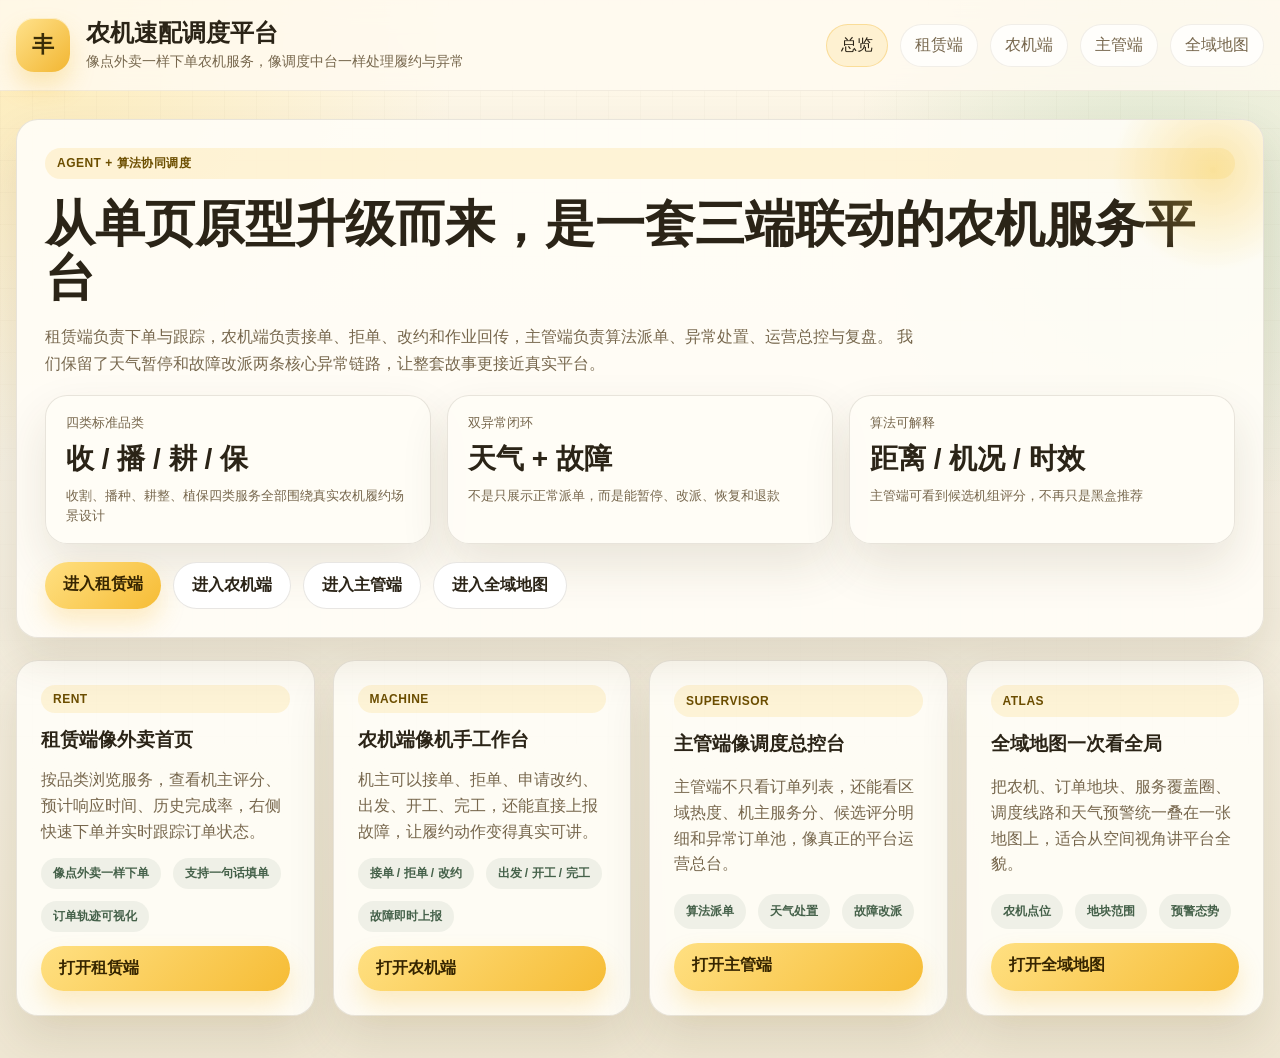
<file: frontend/index.html>
<!doctype html>
<html lang="zh-CN">
  <head>
    <meta charset="UTF-8" />
    <meta name="viewport" content="width=device-width, initial-scale=1.0" />
    <title>农机速配调度平台</title>
    <link rel="stylesheet" href="./styles.css" />
  </head>
  <body>
    <header class="site-header">
      <div class="header-inner">
        <div class="brand-block">
          <div class="brand-mark">丰</div>
          <div class="brand-copy">
            <h1>农机速配调度平台</h1>
            <p>像点外卖一样下单农机服务，像调度中台一样处理履约与异常</p>
          </div>
        </div>
        <nav class="header-nav">
          <a class="nav-pill active" href="./">总览</a>
          <a class="nav-pill" href="./rent">租赁端</a>
          <a class="nav-pill" href="./machine">农机端</a>
          <a class="nav-pill" href="./supervisor">主管端</a>
          <a class="nav-pill" href="./atlas">全域地图</a>
        </nav>
      </div>
    </header>

    <main class="page-shell">
      <section class="hero-card">
        <span class="eyebrow">Agent + 算法协同调度</span>
        <h2 class="hero-title">从单页原型升级而来，是一套三端联动的农机服务平台</h2>
        <p class="hero-subtitle">
          租赁端负责下单与跟踪，农机端负责接单、拒单、改约和作业回传，主管端负责算法派单、异常处置、运营总控与复盘。
          我们保留了天气暂停和故障改派两条核心异常链路，让整套故事更接近真实平台。
        </p>
        <div class="stats-row">
          <div class="landing-highlight metric-card">
            <div class="metric-label">四类标准品类</div>
            <div class="metric-value">收 / 播 / 耕 / 保</div>
            <div class="metric-desc">收割、播种、耕整、植保四类服务全部围绕真实农机履约场景设计</div>
          </div>
          <div class="landing-highlight metric-card">
            <div class="metric-label">双异常闭环</div>
            <div class="metric-value">天气 + 故障</div>
            <div class="metric-desc">不是只展示正常派单，而是能暂停、改派、恢复和退款</div>
          </div>
          <div class="landing-highlight metric-card">
            <div class="metric-label">算法可解释</div>
            <div class="metric-value">距离 / 机况 / 时效</div>
            <div class="metric-desc">主管端可看到候选机组评分，不再只是黑盒推荐</div>
          </div>
        </div>
        <div class="hero-actions">
          <a class="btn primary" href="./rent">进入租赁端</a>
          <a class="btn secondary" href="./machine">进入农机端</a>
          <a class="btn secondary" href="./supervisor">进入主管端</a>
          <a class="btn secondary" href="./atlas">进入全域地图</a>
        </div>
      </section>

      <section class="landing-grid" style="margin-top: 22px;">
        <article class="portal-card">
          <span class="eyebrow">Rent</span>
          <h3>租赁端像外卖首页</h3>
          <p>按品类浏览服务，查看机主评分、预计响应时间、历史完成率，右侧快速下单并实时跟踪订单状态。</p>
          <div class="tag-row">
            <span class="tag">像点外卖一样下单</span>
            <span class="tag">支持一句话填单</span>
            <span class="tag">订单轨迹可视化</span>
          </div>
          <a class="btn primary" href="./rent">打开租赁端</a>
        </article>

        <article class="portal-card">
          <span class="eyebrow">Machine</span>
          <h3>农机端像机手工作台</h3>
          <p>机主可以接单、拒单、申请改约、出发、开工、完工，还能直接上报故障，让履约动作变得真实可讲。</p>
          <div class="tag-row">
            <span class="tag">接单 / 拒单 / 改约</span>
            <span class="tag">出发 / 开工 / 完工</span>
            <span class="tag">故障即时上报</span>
          </div>
          <a class="btn primary" href="./machine">打开农机端</a>
        </article>

        <article class="portal-card">
          <span class="eyebrow">Supervisor</span>
          <h3>主管端像调度总控台</h3>
          <p>主管端不只看订单列表，还能看区域热度、机主服务分、候选评分明细和异常订单池，像真正的平台运营总台。</p>
          <div class="tag-row">
            <span class="tag">算法派单</span>
            <span class="tag">天气处置</span>
            <span class="tag">故障改派</span>
          </div>
          <a class="btn primary" href="./supervisor">打开主管端</a>
        </article>

        <article class="portal-card">
          <span class="eyebrow">Atlas</span>
          <h3>全域地图一次看全局</h3>
          <p>把农机、订单地块、服务覆盖圈、调度线路和天气预警统一叠在一张地图上，适合从空间视角讲平台全貌。</p>
          <div class="tag-row">
            <span class="tag">农机点位</span>
            <span class="tag">地块范围</span>
            <span class="tag">预警态势</span>
          </div>
          <a class="btn primary" href="./atlas">打开全域地图</a>
        </article>
      </section>
    </main>
  </body>
</html>
</file>
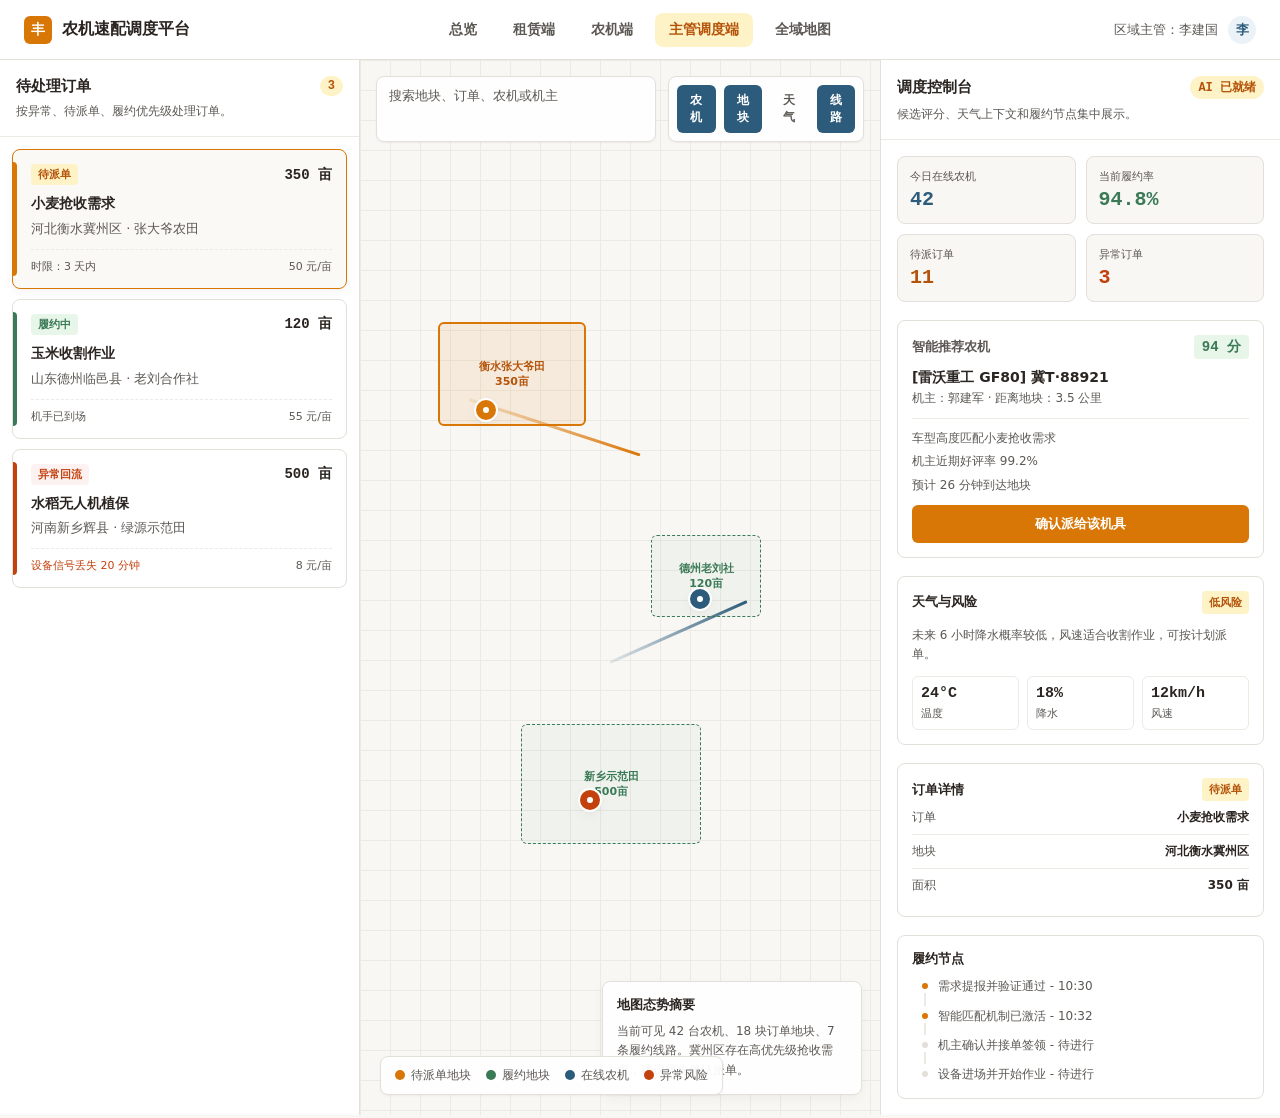
<file: frontend/style-preview.html>
<!doctype html>
<html lang="zh-CN">
  <head>
    <meta charset="UTF-8" />
    <meta name="viewport" content="width=device-width, initial-scale=1.0" />
    <title>农机速配调度平台 - 麦浪网格风预览</title>
    <style>
      :root {
        --ag-primary: #d97706;
        --ag-primary-hover: #b45309;
        --ag-primary-light: #fef3c7;
        --ag-crop-green: #3b7a57;
        --ag-crop-green-light: #e8f5e9;
        --ag-machine-blue: #2d5b7b;
        --ag-machine-blue-light: #ebf3f8;
        --ag-risk-red: #c2410c;
        --ag-risk-red-light: #fdf2f2;
        --ag-bg-base: #f8f7f4;
        --ag-bg-card: #ffffff;
        --ag-text-primary: #2b2521;
        --ag-text-secondary: #5c5854;
        --ag-border-color: #e3dfd9;
        --ag-divider-color: #eceae4;
        --ag-radius-sm: 6px;
        --ag-radius-md: 8px;
        --ag-radius-lg: 12px;
        --ag-shadow-sm: 0 1px 2px rgba(43, 37, 33, 0.05);
        --ag-shadow-md: 0 4px 12px rgba(43, 37, 33, 0.04), 0 1px 2px rgba(43, 37, 33, 0.02);
        --font-sans: system-ui, -apple-system, BlinkMacSystemFont, "Segoe UI", Roboto, "Microsoft YaHei", sans-serif;
        --font-mono: "Roboto Mono", "DIN Alternate", ui-monospace, monospace;
      }

      * {
        box-sizing: border-box;
      }

      html,
      body {
        margin: 0;
        min-height: 100%;
      }

      body {
        background: var(--ag-bg-base);
        color: var(--ag-text-primary);
        font-family: var(--font-sans);
      }

      button,
      input,
      select,
      textarea {
        font: inherit;
      }

      a {
        color: inherit;
        text-decoration: none;
      }

      .ag-app {
        min-height: 100vh;
        display: flex;
        flex-direction: column;
      }

      .ag-header {
        height: 60px;
        background: var(--ag-bg-card);
        border-bottom: 1px solid var(--ag-border-color);
        display: flex;
        align-items: center;
        justify-content: space-between;
        gap: 20px;
        padding: 0 24px;
        position: sticky;
        top: 0;
        z-index: 10;
      }

      .logo-area,
      .operator-area,
      .nav-tabs,
      .panel-title,
      .legend-item,
      .toolbar {
        display: flex;
        align-items: center;
      }

      .logo-area {
        gap: 10px;
        min-width: 240px;
      }

      .logo-icon {
        width: 28px;
        height: 28px;
        background: var(--ag-primary);
        border-radius: var(--ag-radius-sm);
        display: grid;
        place-items: center;
        color: #fff;
        font-weight: 800;
        font-size: 14px;
      }

      .logo-title {
        font-size: 16px;
        font-weight: 800;
        letter-spacing: 0;
      }

      .nav-tabs {
        gap: 8px;
        flex-wrap: wrap;
        justify-content: center;
      }

      .nav-tab {
        padding: 8px 14px;
        border-radius: var(--ag-radius-md);
        color: var(--ag-text-secondary);
        font-size: 14px;
        font-weight: 600;
      }

      .nav-tab.active {
        background: var(--ag-primary-light);
        color: var(--ag-primary-hover);
      }

      .nav-tab:hover:not(.active) {
        background: var(--ag-bg-base);
        color: var(--ag-text-primary);
      }

      .operator-area {
        justify-content: flex-end;
        gap: 10px;
        min-width: 240px;
        font-size: 13px;
        color: var(--ag-text-secondary);
      }

      .avatar {
        width: 28px;
        height: 28px;
        border-radius: 50%;
        background: var(--ag-machine-blue-light);
        color: var(--ag-machine-blue);
        display: grid;
        place-items: center;
        font-weight: 800;
      }

      .ag-main {
        flex: 1;
        min-height: 0;
        display: grid;
        grid-template-columns: 360px minmax(520px, 1fr) 400px;
      }

      .sidebar {
        background: var(--ag-bg-card);
        border-right: 1px solid var(--ag-border-color);
        display: flex;
        flex-direction: column;
        min-height: calc(100vh - 60px);
      }

      .sidebar-right {
        border-right: 0;
        border-left: 1px solid var(--ag-border-color);
      }

      .panel-header {
        padding: 16px;
        border-bottom: 1px solid var(--ag-divider-color);
        background: var(--ag-bg-card);
      }

      .panel-title {
        justify-content: space-between;
        gap: 10px;
        font-size: 15px;
        font-weight: 800;
      }

      .panel-subtitle {
        margin: 6px 0 0;
        color: var(--ag-text-secondary);
        font-size: 12px;
        line-height: 1.5;
      }

      .count-pill {
        color: var(--ag-primary-hover);
        background: var(--ag-primary-light);
        border-radius: 999px;
        padding: 3px 8px;
        font: 700 12px var(--font-mono);
      }

      .order-list,
      .right-content {
        padding: 12px;
        display: flex;
        flex-direction: column;
        gap: 10px;
        overflow: auto;
      }

      .right-content {
        padding: 16px;
        gap: 18px;
      }

      .order-card,
      .candidate-card,
      .metric-card,
      .info-card,
      .weather-card {
        border: 1px solid var(--ag-border-color);
        border-radius: var(--ag-radius-md);
        background: var(--ag-bg-card);
      }

      .order-card {
        padding: 14px 14px 14px 18px;
        cursor: pointer;
        transition: border-color 0.2s, box-shadow 0.2s, background 0.2s;
        position: relative;
      }

      .order-card::before {
        content: "";
        position: absolute;
        left: 0;
        top: 12px;
        bottom: 12px;
        width: 4px;
        border-radius: 0 4px 4px 0;
        background: var(--ag-border-color);
      }

      .order-card.status-pending::before {
        background: var(--ag-primary);
      }

      .order-card.status-active::before {
        background: var(--ag-crop-green);
      }

      .order-card.status-risk::before {
        background: var(--ag-risk-red);
      }

      .order-card:hover {
        border-color: #b8afa4;
        box-shadow: var(--ag-shadow-sm);
      }

      .order-card.selected {
        border-color: var(--ag-primary);
        background: #faf9f5;
        box-shadow: var(--ag-shadow-md);
      }

      .card-header,
      .card-footer,
      .candidate-header,
      .field-row {
        display: flex;
        justify-content: space-between;
        align-items: center;
        gap: 12px;
      }

      .card-header {
        margin-bottom: 8px;
      }

      .crop-badge,
      .score-tag,
      .status-chip {
        border-radius: 4px;
        font-weight: 800;
        white-space: nowrap;
      }

      .crop-badge {
        font-size: 11px;
        padding: 3px 7px;
      }

      .badge-pending {
        color: var(--ag-primary-hover);
        background: var(--ag-primary-light);
      }

      .badge-active {
        color: var(--ag-crop-green);
        background: var(--ag-crop-green-light);
      }

      .badge-risk {
        color: var(--ag-risk-red);
        background: var(--ag-risk-red-light);
      }

      .area-info,
      .metric-value,
      .score-tag {
        font-family: var(--font-mono);
      }

      .area-info {
        font-size: 14px;
        font-weight: 800;
      }

      .card-body {
        color: var(--ag-text-secondary);
        font-size: 13px;
        line-height: 1.55;
      }

      .card-body strong {
        display: block;
        color: var(--ag-text-primary);
        margin-bottom: 4px;
        font-size: 14px;
      }

      .card-footer {
        margin-top: 10px;
        padding-top: 9px;
        border-top: 1px dashed var(--ag-divider-color);
        color: var(--ag-text-secondary);
        font-size: 11px;
      }

      .map-container {
        position: relative;
        min-height: calc(100vh - 60px);
        overflow: hidden;
        background-color: var(--ag-bg-base);
        background-image:
          linear-gradient(to right, var(--ag-divider-color) 1px, transparent 1px),
          linear-gradient(to bottom, var(--ag-divider-color) 1px, transparent 1px);
        background-size: 30px 30px;
      }

      .map-topbar {
        position: absolute;
        top: 16px;
        left: 16px;
        right: 16px;
        z-index: 3;
        display: flex;
        justify-content: space-between;
        gap: 12px;
      }

      .map-search,
      .map-filter {
        border: 1px solid var(--ag-border-color);
        border-radius: var(--ag-radius-md);
        background: rgba(255, 255, 255, 0.94);
        box-shadow: var(--ag-shadow-sm);
      }

      .map-search {
        min-width: 280px;
        padding: 10px 12px;
        color: var(--ag-text-secondary);
        font-size: 13px;
      }

      .map-filter {
        display: flex;
        gap: 8px;
        padding: 8px;
      }

      .filter-btn {
        border: 0;
        border-radius: var(--ag-radius-sm);
        background: transparent;
        color: var(--ag-text-secondary);
        padding: 7px 10px;
        font-size: 12px;
        font-weight: 700;
        cursor: pointer;
      }

      .filter-btn.active {
        color: #fff;
        background: var(--ag-machine-blue);
      }

      .map-plot {
        position: absolute;
        border: 1.5px dashed var(--ag-crop-green);
        background: rgba(59, 122, 87, 0.04);
        border-radius: var(--ag-radius-sm);
        display: grid;
        place-items: center;
        padding: 8px;
        color: var(--ag-crop-green);
        font-size: 11px;
        font-weight: 800;
        text-align: center;
        transition: border-color 0.25s, background 0.25s, color 0.25s, transform 0.25s;
      }

      .map-plot.active {
        border: 2px solid var(--ag-primary);
        background: rgba(217, 119, 6, 0.1);
        color: var(--ag-primary-hover);
        transform: translateY(-2px);
      }

      .map-marker {
        position: absolute;
        width: 24px;
        height: 24px;
        background: var(--ag-machine-blue);
        border: 2px solid #fff;
        border-radius: 50%;
        cursor: pointer;
        box-shadow: var(--ag-shadow-md);
        display: grid;
        place-items: center;
      }

      .map-marker::after {
        content: "";
        width: 6px;
        height: 6px;
        background: #fff;
        border-radius: 50%;
      }

      .map-marker.working {
        background: var(--ag-primary);
        animation: pulse 2s infinite;
      }

      .map-marker.risk {
        background: var(--ag-risk-red);
      }

      .route-line {
        position: absolute;
        height: 3px;
        border-radius: 999px;
        background: linear-gradient(90deg, rgba(217, 119, 6, 0.1), var(--ag-primary));
        transform-origin: left center;
      }

      @keyframes pulse {
        0% {
          box-shadow: 0 0 0 0 rgba(217, 119, 6, 0.55);
        }
        70% {
          box-shadow: 0 0 0 8px rgba(217, 119, 6, 0);
        }
        100% {
          box-shadow: 0 0 0 0 rgba(217, 119, 6, 0);
        }
      }

      .map-legend {
        position: absolute;
        bottom: 20px;
        left: 20px;
        background: rgba(255, 255, 255, 0.94);
        border: 1px solid var(--ag-border-color);
        padding: 10px 14px;
        border-radius: var(--ag-radius-md);
        box-shadow: var(--ag-shadow-sm);
        display: flex;
        flex-wrap: wrap;
        gap: 15px;
        color: var(--ag-text-secondary);
        font-size: 12px;
      }

      .legend-item {
        gap: 6px;
      }

      .legend-dot {
        width: 10px;
        height: 10px;
        border-radius: 50%;
      }

      .floating-panel {
        position: absolute;
        right: 18px;
        bottom: 20px;
        width: 260px;
        padding: 14px;
        border: 1px solid var(--ag-border-color);
        border-radius: var(--ag-radius-md);
        background: rgba(255, 255, 255, 0.94);
        box-shadow: var(--ag-shadow-md);
      }

      .floating-panel h3 {
        margin: 0 0 8px;
        font-size: 13px;
      }

      .floating-panel p {
        margin: 0;
        color: var(--ag-text-secondary);
        font-size: 12px;
        line-height: 1.6;
      }

      .metrics-grid {
        display: grid;
        grid-template-columns: 1fr 1fr;
        gap: 10px;
      }

      .metric-card {
        padding: 12px;
        background: var(--ag-bg-base);
      }

      .metric-label {
        margin-bottom: 4px;
        color: var(--ag-text-secondary);
        font-size: 11px;
      }

      .metric-value {
        font-size: 20px;
        font-weight: 800;
      }

      .candidate-card,
      .weather-card,
      .info-card {
        padding: 14px;
      }

      .candidate-card {
        display: grid;
        gap: 10px;
      }

      .score-tag {
        color: var(--ag-crop-green);
        background: var(--ag-crop-green-light);
        padding: 3px 8px;
        font-size: 14px;
      }

      .device-block {
        padding-bottom: 10px;
        border-bottom: 1px solid var(--ag-divider-color);
      }

      .device-block strong {
        display: block;
        font-size: 14px;
      }

      .device-block span,
      .reason-list,
      .weather-card p,
      .info-card p {
        color: var(--ag-text-secondary);
        font-size: 12px;
        line-height: 1.6;
      }

      .reason-list {
        display: grid;
        gap: 4px;
      }

      .btn-primary,
      .btn-secondary {
        border: 0;
        border-radius: var(--ag-radius-sm);
        padding: 10px 12px;
        font-size: 13px;
        font-weight: 800;
        cursor: pointer;
        transition: background 0.2s, transform 0.2s;
      }

      .btn-primary {
        width: 100%;
        background: var(--ag-primary);
        color: #fff;
      }

      .btn-primary:hover {
        background: var(--ag-primary-hover);
      }

      .btn-secondary {
        background: var(--ag-bg-base);
        color: var(--ag-text-primary);
        border: 1px solid var(--ag-border-color);
      }

      .btn-primary:active,
      .btn-secondary:active {
        transform: scale(0.98);
      }

      .toolbar {
        gap: 8px;
      }

      .status-chip {
        padding: 4px 7px;
        font-size: 11px;
      }

      .weather-grid {
        display: grid;
        grid-template-columns: 1fr 1fr 1fr;
        gap: 8px;
        margin-top: 10px;
      }

      .weather-stat {
        border: 1px solid var(--ag-divider-color);
        border-radius: var(--ag-radius-sm);
        padding: 8px;
        background: #fff;
      }

      .weather-stat strong {
        display: block;
        font: 800 15px var(--font-mono);
      }

      .weather-stat span {
        color: var(--ag-text-secondary);
        font-size: 11px;
      }

      .timeline {
        display: flex;
        flex-direction: column;
        gap: 12px;
        padding-left: 10px;
      }

      .timeline-item {
        position: relative;
        padding-left: 16px;
        color: var(--ag-text-secondary);
        font-size: 12px;
        line-height: 1.45;
      }

      .timeline-item::before {
        content: "";
        position: absolute;
        left: 0;
        top: 5px;
        width: 6px;
        height: 6px;
        border-radius: 50%;
        background: var(--ag-border-color);
      }

      .timeline-item.active::before {
        background: var(--ag-primary);
      }

      .timeline-item::after {
        content: "";
        position: absolute;
        left: 2px;
        top: 15px;
        bottom: -10px;
        width: 2px;
        background: var(--ag-divider-color);
      }

      .timeline-item:last-child::after {
        display: none;
      }

      .field-row {
        color: var(--ag-text-secondary);
        font-size: 12px;
        padding: 8px 0;
        border-bottom: 1px solid var(--ag-divider-color);
      }

      .field-row:last-child {
        border-bottom: 0;
      }

      .field-row strong {
        color: var(--ag-text-primary);
      }

      @media (max-width: 1180px) {
        .ag-main {
          grid-template-columns: 320px 1fr;
        }

        .sidebar-right {
          grid-column: 1 / -1;
          border-left: 0;
          border-top: 1px solid var(--ag-border-color);
          min-height: auto;
        }
      }

      @media (max-width: 760px) {
        .ag-header {
          height: auto;
          align-items: flex-start;
          flex-direction: column;
          padding: 14px;
        }

        .logo-area,
        .operator-area {
          min-width: 0;
        }

        .ag-main {
          display: block;
        }

        .sidebar,
        .map-container {
          min-height: auto;
        }

        .map-container {
          height: 520px;
        }

        .map-topbar {
          flex-direction: column;
        }
      }
    </style>
  </head>
  <body>
    <div class="ag-app">
      <header class="ag-header">
        <div class="logo-area">
          <div class="logo-icon">丰</div>
          <span class="logo-title">农机速配调度平台</span>
        </div>
        <nav class="nav-tabs">
          <a href="./" class="nav-tab">总览</a>
          <a href="./rent" class="nav-tab">租赁端</a>
          <a href="./machine" class="nav-tab">农机端</a>
          <a href="./supervisor" class="nav-tab active">主管调度端</a>
          <a href="./atlas" class="nav-tab">全域地图</a>
        </nav>
        <div class="operator-area">
          <span>区域主管：李建国</span>
          <span class="avatar">李</span>
        </div>
      </header>

      <main class="ag-main">
        <section class="sidebar">
          <div class="panel-header">
            <div class="panel-title">
              <span>待处理订单</span>
              <span class="count-pill">3</span>
            </div>
            <p class="panel-subtitle">按异常、待派单、履约优先级处理订单。</p>
          </div>

          <div class="order-list">
            <article class="order-card status-pending selected" data-order="1">
              <div class="card-header">
                <span class="crop-badge badge-pending">待派单</span>
                <span class="area-info">350 亩</span>
              </div>
              <div class="card-body">
                <strong>小麦抢收需求</strong>
                <span>河北衡水冀州区 · 张大爷农田</span>
              </div>
              <div class="card-footer">
                <span>时限：3 天内</span>
                <span>50 元/亩</span>
              </div>
            </article>

            <article class="order-card status-active" data-order="2">
              <div class="card-header">
                <span class="crop-badge badge-active">履约中</span>
                <span class="area-info">120 亩</span>
              </div>
              <div class="card-body">
                <strong>玉米收割作业</strong>
                <span>山东德州临邑县 · 老刘合作社</span>
              </div>
              <div class="card-footer">
                <span>机手已到场</span>
                <span>55 元/亩</span>
              </div>
            </article>

            <article class="order-card status-risk" data-order="3">
              <div class="card-header">
                <span class="crop-badge badge-risk">异常回流</span>
                <span class="area-info">500 亩</span>
              </div>
              <div class="card-body">
                <strong>水稻无人机植保</strong>
                <span>河南新乡辉县 · 绿源示范田</span>
              </div>
              <div class="card-footer">
                <span style="color: var(--ag-risk-red)">设备信号丢失 20 分钟</span>
                <span>8 元/亩</span>
              </div>
            </article>
          </div>
        </section>

        <section class="map-container">
          <div class="map-topbar">
            <div class="map-search">搜索地块、订单、农机或机主</div>
            <div class="map-filter">
              <button class="filter-btn active" type="button">农机</button>
              <button class="filter-btn active" type="button">地块</button>
              <button class="filter-btn" type="button">天气</button>
              <button class="filter-btn active" type="button">线路</button>
            </div>
          </div>

          <div class="route-line" style="left: 21%; top: 32%; width: 180px; transform: rotate(18deg)"></div>
          <div class="route-line" style="left: 48%; top: 57%; width: 150px; transform: rotate(-24deg); background: linear-gradient(90deg, rgba(45, 91, 123, 0.1), var(--ag-machine-blue))"></div>

          <div id="plot-1" class="map-plot active" style="width: 148px; height: 104px; left: 15%; top: 25%">
            衡水张大爷田<br />350亩
          </div>
          <div id="plot-2" class="map-plot" style="width: 110px; height: 82px; left: 56%; top: 45%">
            德州老刘社<br />120亩
          </div>
          <div id="plot-3" class="map-plot" style="width: 180px; height: 120px; left: 31%; top: 63%">
            新乡示范田<br />500亩
          </div>

          <div class="map-marker working" style="left: 22%; top: 32%" title="雷沃重工收割机"></div>
          <div class="map-marker" style="left: 63%; top: 50%" title="久保田收割机"></div>
          <div class="map-marker risk" style="left: 42%; top: 69%" title="极飞植保无人机"></div>

          <div class="floating-panel">
            <h3>地图态势摘要</h3>
            <p>当前可见 42 台农机、18 块订单地块、7 条履约线路。冀州区存在高优先级抢收需求，建议优先确认派单。</p>
          </div>

          <div class="map-legend">
            <div class="legend-item">
              <span class="legend-dot" style="background: var(--ag-primary)"></span>
              <span>待派单地块</span>
            </div>
            <div class="legend-item">
              <span class="legend-dot" style="background: var(--ag-crop-green)"></span>
              <span>履约地块</span>
            </div>
            <div class="legend-item">
              <span class="legend-dot" style="background: var(--ag-machine-blue)"></span>
              <span>在线农机</span>
            </div>
            <div class="legend-item">
              <span class="legend-dot" style="background: var(--ag-risk-red)"></span>
              <span>异常风险</span>
            </div>
          </div>
        </section>

        <section class="sidebar sidebar-right">
          <div class="panel-header">
            <div class="panel-title">
              <span>调度控制台</span>
              <span class="count-pill">AI 已就绪</span>
            </div>
            <p class="panel-subtitle">候选评分、天气上下文和履约节点集中展示。</p>
          </div>

          <div class="right-content">
            <div class="metrics-grid">
              <div class="metric-card">
                <div class="metric-label">今日在线农机</div>
                <div class="metric-value" style="color: var(--ag-machine-blue)">42</div>
              </div>
              <div class="metric-card">
                <div class="metric-label">当前履约率</div>
                <div class="metric-value" style="color: var(--ag-crop-green)">94.8%</div>
              </div>
              <div class="metric-card">
                <div class="metric-label">待派订单</div>
                <div class="metric-value" style="color: var(--ag-primary-hover)">11</div>
              </div>
              <div class="metric-card">
                <div class="metric-label">异常订单</div>
                <div class="metric-value" style="color: var(--ag-risk-red)">3</div>
              </div>
            </div>

            <article class="candidate-card">
              <div class="candidate-header">
                <span style="font-size: 13px; font-weight: 800; color: var(--ag-text-secondary)">智能推荐农机</span>
                <span id="match-score" class="score-tag">94 分</span>
              </div>
              <div class="device-block">
                <strong id="match-device">[雷沃重工 GF80] 冀T·88921</strong>
                <span id="match-driver">机主：郭建军 · 距离地块：3.5 公里</span>
              </div>
              <div class="reason-list" id="match-reasons">
                <span>车型高度匹配小麦抢收需求</span>
                <span>机主近期好评率 99.2%</span>
                <span>预计 26 分钟到达地块</span>
              </div>
              <button class="btn-primary" type="button">确认派给该机具</button>
            </article>

            <article class="weather-card">
              <div class="candidate-header">
                <strong style="font-size: 13px">天气与风险</strong>
                <span id="risk-chip" class="status-chip badge-pending">低风险</span>
              </div>
              <p id="weather-copy">未来 6 小时降水概率较低，风速适合收割作业，可按计划派单。</p>
              <div class="weather-grid">
                <div class="weather-stat">
                  <strong>24°C</strong>
                  <span>温度</span>
                </div>
                <div class="weather-stat">
                  <strong>18%</strong>
                  <span>降水</span>
                </div>
                <div class="weather-stat">
                  <strong>12km/h</strong>
                  <span>风速</span>
                </div>
              </div>
            </article>

            <article class="info-card">
              <div class="candidate-header">
                <strong style="font-size: 13px">订单详情</strong>
                <span id="order-status" class="status-chip badge-pending">待派单</span>
              </div>
              <div class="field-row">
                <span>订单</span>
                <strong id="order-name">小麦抢收需求</strong>
              </div>
              <div class="field-row">
                <span>地块</span>
                <strong id="order-location">河北衡水冀州区</strong>
              </div>
              <div class="field-row">
                <span>面积</span>
                <strong id="order-area">350 亩</strong>
              </div>
            </article>

            <article class="info-card">
              <strong style="display: block; margin-bottom: 10px; font-size: 13px">履约节点</strong>
              <div class="timeline" id="timeline">
                <div class="timeline-item active">需求提报并验证通过 - 10:30</div>
                <div class="timeline-item active">智能匹配机制已激活 - 10:32</div>
                <div class="timeline-item">机主确认并接单签领 - 待进行</div>
                <div class="timeline-item">设备进场并开始作业 - 待进行</div>
              </div>
            </article>
          </div>
        </section>
      </main>
    </div>

    <script>
      const orders = {
        1: {
          score: "94 分",
          scoreTone: "green",
          device: "[雷沃重工 GF80] 冀T·88921",
          driver: "机主：郭建军 · 距离地块：3.5 公里",
          reasons: ["车型高度匹配小麦抢收需求", "机主近期好评率 99.2%", "预计 26 分钟到达地块"],
          status: "待派单",
          statusClass: "badge-pending",
          risk: "低风险",
          riskClass: "badge-pending",
          weather: "未来 6 小时降水概率较低，风速适合收割作业，可按计划派单。",
          name: "小麦抢收需求",
          location: "河北衡水冀州区",
          area: "350 亩",
          timeline: ["需求提报并验证通过 - 10:30", "智能匹配机制已激活 - 10:32", "机主确认并接单签领 - 待进行", "设备进场并开始作业 - 待进行"],
        },
        2: {
          score: "88 分",
          scoreTone: "blue",
          device: "[久保田 PRO100] 鲁N·32201",
          driver: "机主：刘铁柱 · 距离地块：7.2 公里",
          reasons: ["当前机具已到场", "预计剩余作业 1.5 小时", "线路稳定，暂无异常"],
          status: "履约中",
          statusClass: "badge-active",
          risk: "正常",
          riskClass: "badge-active",
          weather: "目的地天气稳定，建议持续观察作业进度并等待完工回传。",
          name: "玉米收割作业",
          location: "山东德州临邑县",
          area: "120 亩",
          timeline: ["主管确认派单 - 09:20", "机主确认接单 - 09:28", "机手到达地块 - 10:05", "开始作业 - 10:18"],
        },
        3: {
          score: "75 分",
          scoreTone: "red",
          device: "[极飞 XP2023] 植保无人机",
          driver: "机主：小陈植保 · 正在尝试重新连接信号",
          reasons: ["设备信号丢失 20 分钟", "建议准备替补无人机", "需主管确认是否改派"],
          status: "异常回流",
          statusClass: "badge-risk",
          risk: "高风险",
          riskClass: "badge-risk",
          weather: "当前不是天气异常，主要风险来自设备离线，建议生成故障改派候选。",
          name: "水稻无人机植保",
          location: "河南新乡辉县",
          area: "500 亩",
          timeline: ["机主确认接单 - 08:50", "无人机起飞作业 - 09:22", "设备信号丢失 - 10:11", "订单回流异常池 - 10:31"],
        },
      };

      function setScoreTone(el, tone) {
        const colors = {
          green: ["var(--ag-crop-green)", "var(--ag-crop-green-light)"],
          blue: ["var(--ag-machine-blue)", "var(--ag-machine-blue-light)"],
          red: ["var(--ag-risk-red)", "var(--ag-risk-red-light)"],
        };
        const [color, bg] = colors[tone] || colors.green;
        el.style.color = color;
        el.style.backgroundColor = bg;
      }

      function setChipClass(el, className) {
        el.className = `status-chip ${className}`;
      }

      function renderOrder(orderId) {
        const data = orders[orderId];
        if (!data) return;

        document.querySelectorAll(".order-card").forEach((card) => {
          card.classList.toggle("selected", card.dataset.order === String(orderId));
        });
        document.querySelectorAll(".map-plot").forEach((plot) => plot.classList.remove("active"));
        document.getElementById(`plot-${orderId}`)?.classList.add("active");

        const score = document.getElementById("match-score");
        score.textContent = data.score;
        setScoreTone(score, data.scoreTone);
        document.getElementById("match-device").textContent = data.device;
        document.getElementById("match-driver").textContent = data.driver;
        document.getElementById("match-reasons").innerHTML = data.reasons.map((item) => `<span>${item}</span>`).join("");

        const orderStatus = document.getElementById("order-status");
        orderStatus.textContent = data.status;
        setChipClass(orderStatus, data.statusClass);
        const riskChip = document.getElementById("risk-chip");
        riskChip.textContent = data.risk;
        setChipClass(riskChip, data.riskClass);

        document.getElementById("weather-copy").textContent = data.weather;
        document.getElementById("order-name").textContent = data.name;
        document.getElementById("order-location").textContent = data.location;
        document.getElementById("order-area").textContent = data.area;
        document.getElementById("timeline").innerHTML = data.timeline
          .map((item, index) => `<div class="timeline-item ${index < 2 || orderId !== 1 ? "active" : ""}">${item}</div>`)
          .join("");
      }

      document.querySelectorAll(".order-card").forEach((card) => {
        card.addEventListener("click", () => renderOrder(Number(card.dataset.order)));
      });
    </script>
  </body>
</html>
</file>
<file: frontend/styles.css>
:root {
  --bg: #f6f1e4;
  --panel: rgba(255, 253, 247, 0.92);
  --panel-strong: #fffdf8;
  --line: rgba(70, 54, 29, 0.12);
  --ink: #2b2417;
  --muted: #77674d;
  --brand: #f7c948;
  --brand-strong: #f0b429;
  --brand-soft: rgba(247, 201, 72, 0.18);
  --green: #2f855a;
  --green-soft: rgba(47, 133, 90, 0.14);
  --blue: #2b6cb0;
  --blue-soft: rgba(43, 108, 176, 0.14);
  --red: #c05621;
  --red-soft: rgba(192, 86, 33, 0.14);
  --shadow: 0 22px 48px rgba(78, 56, 14, 0.12);
  --radius-xl: 28px;
  --radius-lg: 22px;
  --radius-md: 16px;
  --font-sans: "Noto Sans SC", "PingFang SC", "Microsoft YaHei", sans-serif;
}

* {
  box-sizing: border-box;
}

html {
  scroll-behavior: smooth;
}

body {
  margin: 0;
  font-family: var(--font-sans);
  color: var(--ink);
  background:
    radial-gradient(circle at top left, rgba(255, 211, 78, 0.32), transparent 28%),
    radial-gradient(circle at 90% 20%, rgba(70, 160, 99, 0.18), transparent 22%),
    linear-gradient(180deg, #fff8e8 0%, #f6f1e4 42%, #efe7d3 100%);
  min-height: 100vh;
}

body::before {
  content: "";
  position: fixed;
  inset: 0;
  pointer-events: none;
  background-image:
    linear-gradient(rgba(66, 51, 24, 0.03) 1px, transparent 1px),
    linear-gradient(90deg, rgba(66, 51, 24, 0.03) 1px, transparent 1px);
  background-size: 32px 32px;
  mask-image: linear-gradient(180deg, rgba(0, 0, 0, 0.75), transparent 90%);
}

a {
  color: inherit;
  text-decoration: none;
}

button,
input,
select,
textarea {
  font: inherit;
}

button {
  cursor: pointer;
}

.site-header {
  position: sticky;
  top: 0;
  z-index: 20;
  backdrop-filter: blur(14px);
  background: rgba(255, 250, 241, 0.82);
  border-bottom: 1px solid rgba(88, 67, 28, 0.08);
}

.header-inner {
  width: min(1440px, calc(100vw - 32px));
  margin: 0 auto;
  padding: 18px 0;
  display: flex;
  align-items: center;
  justify-content: space-between;
  gap: 16px;
}

.brand-block {
  display: flex;
  align-items: center;
  gap: 16px;
}

.brand-mark {
  width: 54px;
  height: 54px;
  border-radius: 18px;
  display: grid;
  place-items: center;
  font-weight: 800;
  font-size: 22px;
  color: #3a2d08;
  background: linear-gradient(135deg, #ffe28c, #f2b632);
  box-shadow: inset 0 1px 0 rgba(255, 255, 255, 0.6), 0 14px 24px rgba(240, 180, 41, 0.28);
}

.brand-copy h1,
.brand-copy h2 {
  margin: 0;
  font-size: 24px;
  line-height: 1.15;
}

.brand-copy p {
  margin: 6px 0 0;
  color: var(--muted);
  font-size: 14px;
}

.header-nav {
  display: flex;
  align-items: center;
  gap: 12px;
  flex-wrap: wrap;
}

.nav-pill {
  display: inline-flex;
  align-items: center;
  gap: 8px;
  padding: 10px 14px;
  border-radius: 999px;
  background: rgba(255, 255, 255, 0.74);
  border: 1px solid rgba(76, 56, 18, 0.08);
  color: var(--muted);
  transition: 0.2s ease;
}

.nav-pill.active,
.nav-pill:hover {
  color: var(--ink);
  background: var(--brand-soft);
  border-color: rgba(240, 180, 41, 0.34);
}

.page-shell {
  width: min(1440px, calc(100vw - 32px));
  margin: 0 auto;
  padding: 28px 0 42px;
}

.hero-card,
.panel,
.metric-card,
.portal-card,
.service-card,
.order-card,
.landing-highlight {
  background: var(--panel);
  border: 1px solid var(--line);
  border-radius: var(--radius-lg);
  box-shadow: var(--shadow);
}

.hero-card {
  position: relative;
  overflow: hidden;
  padding: 28px;
  display: grid;
  gap: 18px;
}

.hero-card::after {
  content: "";
  position: absolute;
  right: -60px;
  top: -60px;
  width: 220px;
  height: 220px;
  border-radius: 50%;
  background: radial-gradient(circle, rgba(247, 201, 72, 0.42), transparent 65%);
}

.eyebrow {
  display: inline-flex;
  align-items: center;
  gap: 8px;
  padding: 7px 12px;
  border-radius: 999px;
  background: var(--brand-soft);
  color: #6c4e00;
  font-size: 12px;
  font-weight: 700;
  letter-spacing: 0.04em;
  text-transform: uppercase;
}

.hero-title {
  margin: 0;
  font-size: clamp(30px, 4vw, 50px);
  line-height: 1.08;
}

.hero-subtitle {
  margin: 0;
  color: var(--muted);
  font-size: 16px;
  line-height: 1.7;
  max-width: 880px;
}

.hero-actions,
.inline-actions,
.tag-row,
.toolbar,
.field-grid,
.panel-head {
  display: flex;
  flex-wrap: wrap;
  gap: 12px;
}

.btn {
  border: 0;
  padding: 12px 18px;
  border-radius: 999px;
  font-weight: 700;
  transition: transform 0.2s ease, box-shadow 0.2s ease, opacity 0.2s ease;
}

.btn:hover {
  transform: translateY(-1px);
}

.btn.primary {
  color: #362500;
  background: linear-gradient(135deg, #ffe082, #f6bc35);
  box-shadow: 0 14px 24px rgba(246, 188, 53, 0.25);
}

.btn.secondary {
  background: #fff;
  color: var(--ink);
  border: 1px solid rgba(70, 54, 29, 0.12);
}

.btn.warning {
  background: rgba(240, 180, 41, 0.18);
  color: #805400;
}

.btn.danger {
  background: rgba(192, 86, 33, 0.14);
  color: #a14115;
}

.btn:disabled {
  opacity: 0.55;
  cursor: not-allowed;
  transform: none;
}

.stats-row,
.metric-grid,
.portal-grid {
  display: grid;
  gap: 16px;
}

.stats-row {
  grid-template-columns: repeat(3, minmax(0, 1fr));
}

.metric-grid {
  grid-template-columns: repeat(auto-fit, minmax(160px, 1fr));
}

.metric-card {
  padding: 18px 20px;
}

.metric-label,
.metric-desc,
.muted {
  color: var(--muted);
}

.metric-label {
  font-size: 13px;
  margin-bottom: 8px;
}

.metric-value {
  font-size: 28px;
  font-weight: 800;
  margin-bottom: 8px;
}

.metric-desc {
  font-size: 13px;
  line-height: 1.5;
}

.landing-grid {
  display: grid;
  grid-template-columns: repeat(auto-fit, minmax(260px, 1fr));
  gap: 18px;
}

.portal-card {
  padding: 24px;
  display: grid;
  gap: 14px;
}

.portal-card h3,
.panel h3,
.panel h2,
.service-card h3,
.order-card h3 {
  margin: 0;
}

.portal-card p,
.panel p {
  margin: 0;
  color: var(--muted);
  line-height: 1.6;
}

.page-grid.market {
  display: grid;
  grid-template-columns: 280px minmax(0, 1.1fr) 420px;
  gap: 18px;
  align-items: start;
}

.page-grid.machine {
  display: grid;
  grid-template-columns: 320px minmax(0, 1fr) 360px;
  gap: 18px;
  align-items: start;
}

.page-grid.supervisor {
  display: grid;
  grid-template-columns: 320px minmax(0, 1.12fr) 360px;
  gap: 18px;
  align-items: start;
}

.page-grid.atlas {
  display: grid;
  grid-template-columns: 360px minmax(0, 1fr);
  gap: 18px;
  align-items: start;
}

.panel {
  padding: 22px;
}

.panel + .panel {
  margin-top: 0;
}

.sidebar-stack,
.list-stack,
.detail-stack,
.section-stack {
  display: grid;
  gap: 14px;
}

.panel-head {
  align-items: center;
  justify-content: space-between;
}

.tag {
  display: inline-flex;
  align-items: center;
  padding: 7px 12px;
  border-radius: 999px;
  background: rgba(67, 104, 80, 0.08);
  color: #45614a;
  font-size: 12px;
  font-weight: 600;
}

.service-card,
.order-card {
  padding: 18px;
  cursor: pointer;
  transition: 0.2s ease;
}

.service-card:hover,
.order-card:hover,
.service-card.selected,
.order-card.selected {
  border-color: rgba(240, 180, 41, 0.4);
  transform: translateY(-2px);
  box-shadow: 0 24px 32px rgba(98, 70, 17, 0.14);
}

.card-topline {
  display: flex;
  justify-content: space-between;
  gap: 14px;
  align-items: flex-start;
  margin-bottom: 12px;
}

.service-meta,
.order-line,
.timeline-meta,
.timeline-detail {
  font-size: 13px;
  color: var(--muted);
}

.service-summary,
.order-note,
.section-note {
  color: var(--muted);
  line-height: 1.6;
}

.card-bottomline,
.card-metrics {
  display: flex;
  justify-content: space-between;
  gap: 12px;
  flex-wrap: wrap;
  align-items: center;
  margin-top: 14px;
}

.price-block strong {
  font-size: 26px;
  color: #cd6500;
}

.price-block span,
.service-stats,
.card-metrics span {
  color: var(--muted);
  font-size: 13px;
}

.badge {
  display: inline-flex;
  align-items: center;
  padding: 8px 12px;
  border-radius: 999px;
  font-size: 12px;
  font-weight: 700;
  white-space: nowrap;
}

.badge.success {
  background: var(--green-soft);
  color: var(--green);
}

.badge.warning {
  background: rgba(240, 180, 41, 0.18);
  color: #936004;
}

.badge.danger {
  background: var(--red-soft);
  color: var(--red);
}

.badge.info {
  background: var(--blue-soft);
  color: var(--blue);
}

.badge.neutral {
  background: rgba(90, 72, 42, 0.08);
  color: #6d5c42;
}

.field-grid {
  display: grid;
  grid-template-columns: repeat(2, minmax(0, 1fr));
}

.field-grid.compact {
  grid-template-columns: 1fr;
}

label.field {
  display: grid;
  gap: 8px;
  font-size: 14px;
  color: var(--muted);
}

.field input,
.field select,
.field textarea {
  width: 100%;
  border-radius: 14px;
  border: 1px solid rgba(78, 58, 18, 0.14);
  background: rgba(255, 255, 255, 0.82);
  padding: 12px 14px;
  color: var(--ink);
  resize: vertical;
  min-height: 48px;
}

.field textarea {
  min-height: 92px;
}

.note-box,
.result-box,
.weather-box {
  border-radius: 16px;
  background: rgba(255, 255, 255, 0.7);
  border: 1px solid rgba(74, 54, 20, 0.08);
  padding: 16px;
}

.weather-box {
  display: grid;
  gap: 14px;
}

.dispatch-guide {
  display: grid;
  gap: 6px;
}

.dispatch-guide strong {
  font-size: 14px;
}

.dispatch-guide p {
  margin: 0;
  color: var(--muted);
  font-size: 13px;
}

.result-box pre,
.weather-box pre {
  margin: 0;
  white-space: pre-wrap;
  word-break: break-word;
  font-size: 13px;
  color: var(--muted);
}

.result-feedback {
  display: grid;
  gap: 8px;
}

.result-feedback strong {
  font-size: 14px;
}

.result-feedback p {
  margin: 0;
  color: var(--muted);
  font-size: 13px;
}

.empty-state {
  border-radius: 16px;
  padding: 18px;
  background: rgba(255, 255, 255, 0.66);
  border: 1px dashed rgba(87, 64, 25, 0.16);
  color: var(--muted);
  text-align: center;
}

.timeline-list {
  display: grid;
  gap: 14px;
}

.timeline-item {
  display: grid;
  grid-template-columns: 16px minmax(0, 1fr);
  gap: 12px;
}

.timeline-dot {
  width: 14px;
  height: 14px;
  margin-top: 4px;
  border-radius: 50%;
  border: 2px solid rgba(74, 54, 20, 0.16);
  background: rgba(255, 255, 255, 0.9);
}

.timeline-item.done .timeline-dot {
  background: var(--green);
  border-color: var(--green);
}

.timeline-item.current .timeline-dot {
  background: var(--brand-strong);
  border-color: var(--brand-strong);
  box-shadow: 0 0 0 6px rgba(240, 180, 41, 0.16);
}

.timeline-title {
  font-weight: 700;
  margin-bottom: 4px;
}

.data-table {
  width: 100%;
  border-collapse: collapse;
  overflow: hidden;
  border-radius: 16px;
  background: rgba(255, 255, 255, 0.74);
}

.data-table th,
.data-table td {
  padding: 12px 14px;
  border-bottom: 1px solid rgba(77, 57, 18, 0.08);
  text-align: left;
  vertical-align: top;
  font-size: 13px;
}

.data-table th {
  color: var(--muted);
  background: rgba(247, 201, 72, 0.1);
  font-weight: 700;
}

.data-table tr.is-selected {
  background: rgba(247, 201, 72, 0.16);
}

.candidate-grid {
  display: grid;
  gap: 14px;
}

.candidate-card {
  border-radius: 18px;
  border: 1px solid rgba(79, 59, 20, 0.1);
  background: rgba(255, 255, 255, 0.76);
  padding: 16px;
  cursor: pointer;
  transition: 0.18s ease;
}

.candidate-card:hover,
.candidate-card:focus-visible {
  border-color: rgba(214, 150, 31, 0.28);
  box-shadow: 0 16px 30px rgba(78, 56, 14, 0.08);
  outline: none;
}

.candidate-card.is-selected {
  border-color: rgba(27, 127, 91, 0.28);
  background: rgba(244, 252, 247, 0.9);
}

.candidate-card-head {
  display: flex;
  justify-content: space-between;
  gap: 12px;
  align-items: flex-start;
}

.candidate-card-head h4 {
  margin: 6px 0 4px;
  font-size: 18px;
}

.candidate-metric-row {
  display: grid;
  grid-template-columns: repeat(auto-fit, minmax(110px, 1fr));
  gap: 10px;
  margin-top: 14px;
}

.candidate-metric {
  padding: 12px;
  border-radius: 14px;
  background: rgba(255, 255, 255, 0.82);
  border: 1px solid rgba(79, 59, 20, 0.08);
}

.candidate-metric strong,
.candidate-detail-grid strong {
  display: block;
  font-size: 16px;
}

.candidate-metric span,
.candidate-detail-grid span {
  color: var(--muted);
  font-size: 12px;
}

.candidate-detail {
  display: none;
  margin-top: 14px;
  padding-top: 14px;
  border-top: 1px dashed rgba(79, 59, 20, 0.14);
}

.candidate-detail.expanded {
  display: grid;
  gap: 12px;
}

.candidate-detail-grid {
  display: grid;
  grid-template-columns: repeat(auto-fit, minmax(120px, 1fr));
  gap: 10px;
}

.candidate-detail-grid > div {
  padding: 12px;
  border-radius: 14px;
  background: rgba(255, 255, 255, 0.7);
  border: 1px solid rgba(79, 59, 20, 0.08);
}

.candidate-score-grid {
  display: flex;
  flex-wrap: wrap;
  gap: 8px;
}

.candidate-score-grid span {
  padding: 7px 10px;
  border-radius: 999px;
  background: rgba(247, 201, 72, 0.12);
  color: var(--ink);
  font-size: 12px;
  font-weight: 700;
}

.heat-list,
.rank-list,
.event-list {
  display: grid;
  gap: 12px;
}

.heat-row,
.rank-item,
.event-item {
  padding: 14px;
  border-radius: 16px;
  background: rgba(255, 255, 255, 0.7);
  border: 1px solid rgba(79, 59, 20, 0.08);
}

.heat-row-head,
.heat-row-meta,
.rank-item,
.event-item-head {
  display: flex;
  justify-content: space-between;
  gap: 10px;
  align-items: center;
}

.heat-row-meta,
.event-item p {
  color: var(--muted);
  font-size: 13px;
}

.heat-bar {
  margin: 10px 0;
  height: 10px;
  border-radius: 999px;
  overflow: hidden;
  background: rgba(76, 56, 18, 0.08);
}

.heat-bar span {
  display: block;
  height: 100%;
  border-radius: 999px;
  background: linear-gradient(90deg, #f6bc35, #e06d2c);
}

.rank-score {
  min-width: 58px;
  text-align: center;
  padding: 8px 10px;
  border-radius: 999px;
  background: var(--brand-soft);
  color: #8a5a03;
  font-weight: 800;
}

.category-list {
  display: grid;
  gap: 10px;
}

.pagination-bar {
  display: flex;
  justify-content: space-between;
  align-items: center;
  gap: 12px;
  flex-wrap: wrap;
}

.pagination-meta {
  color: var(--muted);
  font-size: 13px;
}

.pagination-actions {
  display: flex;
  flex-wrap: wrap;
  gap: 8px;
}

.pagination-actions.compact .page-chip {
  min-width: 0;
  padding: 8px 12px;
}

.page-chip {
  min-width: 40px;
  padding: 10px 14px;
  border-radius: 999px;
  border: 1px solid rgba(76, 56, 18, 0.08);
  background: rgba(255, 255, 255, 0.82);
  color: var(--muted);
  font-weight: 700;
}

.page-chip.active,
.page-chip:hover {
  background: var(--brand-soft);
  border-color: rgba(240, 180, 41, 0.32);
  color: var(--ink);
}

.category-item {
  display: flex;
  justify-content: space-between;
  gap: 12px;
  padding: 12px 14px;
  border-radius: 14px;
  border: 1px solid rgba(82, 61, 22, 0.08);
  background: rgba(255, 255, 255, 0.68);
  cursor: pointer;
  transition: 0.2s ease;
}

.category-item.active,
.category-item:hover {
  background: var(--brand-soft);
  border-color: rgba(240, 180, 41, 0.28);
}

.hint-chip {
  display: inline-flex;
  align-items: center;
  gap: 8px;
  padding: 8px 12px;
  border-radius: 999px;
  background: rgba(47, 133, 90, 0.08);
  color: #346548;
  font-size: 12px;
  font-weight: 700;
}

.event-item p {
  margin: 8px 0 0;
  line-height: 1.6;
}

.section-divider {
  height: 1px;
  margin: 8px 0;
  background: rgba(82, 61, 22, 0.08);
}

.toggle-row {
  display: flex;
  align-items: center;
  gap: 10px;
  padding: 12px 14px;
  border-radius: 14px;
  border: 1px solid rgba(82, 61, 22, 0.08);
  background: rgba(255, 255, 255, 0.68);
  color: var(--ink);
}

.toggle-row input {
  width: 18px;
  height: 18px;
}

.weather-summary {
  color: var(--ink);
  line-height: 1.7;
}

.weather-stat-grid {
  display: grid;
  grid-template-columns: repeat(auto-fit, minmax(120px, 1fr));
  gap: 12px;
}

.weather-stat {
  padding: 14px;
  border-radius: 14px;
  border: 1px solid rgba(76, 56, 18, 0.08);
  background: rgba(255, 255, 255, 0.78);
}

.weather-stat strong {
  display: block;
  margin-bottom: 6px;
  font-size: 18px;
}

.weather-stat span {
  color: var(--muted);
  font-size: 12px;
}

.weather-hourly {
  width: 100%;
  border-collapse: collapse;
  background: rgba(255, 255, 255, 0.72);
  border-radius: 14px;
  overflow: hidden;
}

.weather-hourly th,
.weather-hourly td {
  padding: 10px 12px;
  border-bottom: 1px solid rgba(77, 57, 18, 0.08);
  text-align: left;
  font-size: 13px;
}

.weather-hourly th {
  color: var(--muted);
  background: rgba(247, 201, 72, 0.1);
}

.map-tools {
  position: absolute;
  top: 14px;
  right: 14px;
  z-index: 4;
  display: flex;
  gap: 8px;
}

.map-tools .btn {
  padding: 10px 14px;
  box-shadow: 0 12px 24px rgba(78, 56, 14, 0.12);
}

.map-shell {
  position: relative;
  min-height: 360px;
  border-radius: 18px;
  overflow: hidden;
  border: 1px solid rgba(79, 59, 20, 0.08);
  background:
    radial-gradient(circle at top left, rgba(247, 201, 72, 0.2), transparent 30%),
    linear-gradient(180deg, rgba(255, 251, 242, 0.98), rgba(245, 238, 221, 0.98));
}

.map-shell.compact {
  min-height: 320px;
}

.atlas-shell {
  min-height: 760px;
}

.map-shell:fullscreen,
.map-shell:-webkit-full-screen {
  width: 100vw;
  height: 100vh;
  border-radius: 0;
  border: 0;
}

.map-shell:fullscreen .map-canvas,
.map-shell:-webkit-full-screen .map-canvas {
  min-height: 100vh;
  height: 100vh;
}

.map-shell:fullscreen .map-placeholder,
.map-shell:-webkit-full-screen .map-placeholder {
  inset: 24px;
}

.map-canvas {
  width: 100%;
  min-height: 360px;
}

.map-canvas.compact {
  min-height: 320px;
}

.map-canvas.atlas-canvas {
  min-height: 760px;
}

.map-placeholder {
  position: absolute;
  inset: 16px;
  display: flex;
  align-items: center;
  justify-content: center;
  padding: 18px;
  border-radius: 16px;
  border: 1px dashed rgba(83, 61, 20, 0.18);
  background: rgba(255, 255, 255, 0.86);
  color: var(--muted);
  text-align: center;
  line-height: 1.7;
}

.map-pin {
  position: relative;
  display: inline-grid;
  gap: 6px;
  transform: translate(-50%, -100%);
  transform-origin: center bottom;
}

.map-pin .dot {
  width: 14px;
  height: 14px;
  margin: 0 auto;
  border-radius: 50%;
  border: 2px solid rgba(255, 255, 255, 0.92);
  box-shadow: 0 8px 18px rgba(47, 35, 15, 0.22);
}

.map-pin .label {
  display: inline-flex;
  align-items: center;
  gap: 8px;
  white-space: nowrap;
  padding: 8px 12px;
  border-radius: 999px;
  border: 1px solid rgba(76, 56, 18, 0.12);
  background: rgba(255, 255, 255, 0.94);
  color: var(--ink);
  font-size: 12px;
  font-weight: 700;
}

.map-pin.machine .dot {
  background: var(--blue);
}

.map-pin.machine.selected .dot {
  background: var(--green);
}

.map-pin.machine.fault .dot {
  background: var(--red);
}

.map-pin.target .dot {
  background: var(--brand-strong);
}

.map-pin-dot {
  width: 14px;
  height: 14px;
  border-radius: 50%;
  border: 2px solid rgba(255, 255, 255, 0.92);
  background: var(--blue);
  box-shadow: 0 8px 18px rgba(47, 35, 15, 0.22);
}

.map-pin-dot.selected {
  background: var(--green);
}

.map-pin-dot.fault {
  background: var(--red);
}

.map-pin-dot.target {
  background: var(--brand-strong);
}

.map-pin-dot.gps-active {
  width: 18px;
  height: 18px;
  background: var(--blue);
  box-shadow: 0 0 0 8px rgba(45, 91, 123, 0.14), 0 10px 22px rgba(47, 35, 15, 0.22);
}

.gps-workbench {
  display: grid;
  gap: 12px;
}

.gps-status {
  color: var(--ink);
  font-size: 13px;
  font-weight: 700;
}

.gps-meter-grid {
  display: grid;
  grid-template-columns: repeat(2, minmax(0, 1fr));
  gap: 8px;
}

.gps-meter-grid div {
  padding: 10px;
  border: 1px solid rgba(76, 56, 18, 0.1);
  border-radius: 12px;
  background: rgba(255, 255, 255, 0.72);
}

.gps-meter-grid span {
  display: block;
  color: var(--muted);
  font-size: 11px;
  margin-bottom: 4px;
}

.gps-meter-grid strong {
  color: var(--ink);
  font-family: var(--mono);
  font-size: 16px;
}

.gps-progress {
  height: 8px;
  overflow: hidden;
  border-radius: 999px;
  background: rgba(76, 56, 18, 0.1);
}

.gps-progress span {
  display: block;
  height: 100%;
  border-radius: inherit;
  background: linear-gradient(90deg, var(--green), var(--brand));
  transition: width 0.24s ease;
}

.gps-hint {
  color: var(--muted);
  font-size: 12px;
  line-height: 1.6;
}

.map-route-label {
  position: relative;
  padding: 8px 12px;
  border-radius: 999px;
  background: rgba(255, 255, 255, 0.94);
  border: 1px solid rgba(76, 56, 18, 0.12);
  color: var(--ink);
  font-size: 12px;
  font-weight: 700;
  box-shadow: 0 10px 22px rgba(78, 56, 14, 0.16);
  white-space: nowrap;
  transform: translate(-50%, -50%);
  transform-origin: center center;
}

.map-route-label.selected {
  background: rgba(47, 133, 90, 0.12);
  color: #24533a;
}

.atlas-alert-pin {
  width: 18px;
  height: 18px;
  border-radius: 999px;
  border: 3px solid rgba(255, 255, 255, 0.92);
  box-shadow: 0 10px 20px rgba(47, 35, 15, 0.26);
}

.atlas-legend {
  display: flex;
  flex-wrap: wrap;
  gap: 10px;
}

.atlas-legend-chip {
  display: inline-flex;
  align-items: center;
  padding: 9px 12px;
  border-radius: 999px;
  border: 1px solid rgba(76, 56, 18, 0.08);
  background: rgba(255, 255, 255, 0.78);
  color: var(--muted);
  font-size: 12px;
  font-weight: 700;
}

.atlas-legend-chip.harvest {
  background: rgba(247, 201, 72, 0.16);
  color: #7d5600;
}

.atlas-legend-chip.route {
  background: rgba(43, 108, 176, 0.12);
  color: #2b5d96;
}

.atlas-legend-chip.alert {
  background: rgba(192, 86, 33, 0.12);
  color: #9d4618;
}

.atlas-selection-card {
  display: grid;
  gap: 14px;
}

.atlas-info-grid {
  display: grid;
  grid-template-columns: repeat(auto-fit, minmax(140px, 1fr));
  gap: 10px;
}

.atlas-info-grid > div {
  padding: 12px;
  border-radius: 14px;
  background: rgba(255, 255, 255, 0.72);
  border: 1px solid rgba(79, 59, 20, 0.08);
}

.atlas-info-grid span {
  display: block;
  color: var(--muted);
  font-size: 12px;
  margin-bottom: 6px;
}

.atlas-info-grid strong {
  display: block;
  font-size: 15px;
}

.settings-modal {
  position: fixed;
  inset: 0;
  z-index: 50;
  display: grid;
  place-items: center;
  padding: 24px;
  background: rgba(28, 21, 11, 0.28);
  backdrop-filter: blur(14px);
}

.settings-panel {
  width: min(720px, calc(100vw - 32px));
  max-height: min(90vh, 900px);
  overflow: auto;
  display: grid;
  gap: 16px;
  padding: 24px;
  border-radius: 24px;
  background: var(--panel-strong);
  border: 1px solid var(--line);
  box-shadow: 0 28px 60px rgba(54, 39, 10, 0.2);
}

.settings-section {
  display: grid;
  gap: 12px;
  padding: 18px;
  border-radius: 18px;
  background: rgba(255, 250, 240, 0.92);
  border: 1px solid rgba(80, 59, 19, 0.08);
}

.insight-box {
  display: grid;
  gap: 12px;
}

.insight-box pre {
  margin: 0;
  white-space: pre-wrap;
  word-break: break-word;
  color: var(--muted);
  font-size: 13px;
}

.hidden {
  display: none !important;
}

@media (max-width: 1260px) {
  .page-grid.market,
  .page-grid.machine,
  .page-grid.supervisor,
  .page-grid.atlas,
  .landing-grid,
  .stats-row {
    grid-template-columns: 1fr;
  }

  .header-inner {
    align-items: flex-start;
    flex-direction: column;
  }

  .pagination-bar {
    align-items: flex-start;
    flex-direction: column;
  }
}

@media (max-width: 720px) {
  .page-shell,
  .header-inner {
    width: min(100vw - 18px, 100%);
  }

  .hero-card,
  .panel,
  .metric-card,
  .portal-card,
  .service-card,
  .order-card {
    border-radius: 18px;
  }

  .field-grid {
    grid-template-columns: 1fr;
  }

  .atlas-shell,
  .map-canvas.atlas-canvas {
    min-height: 520px;
  }
}
</file>
